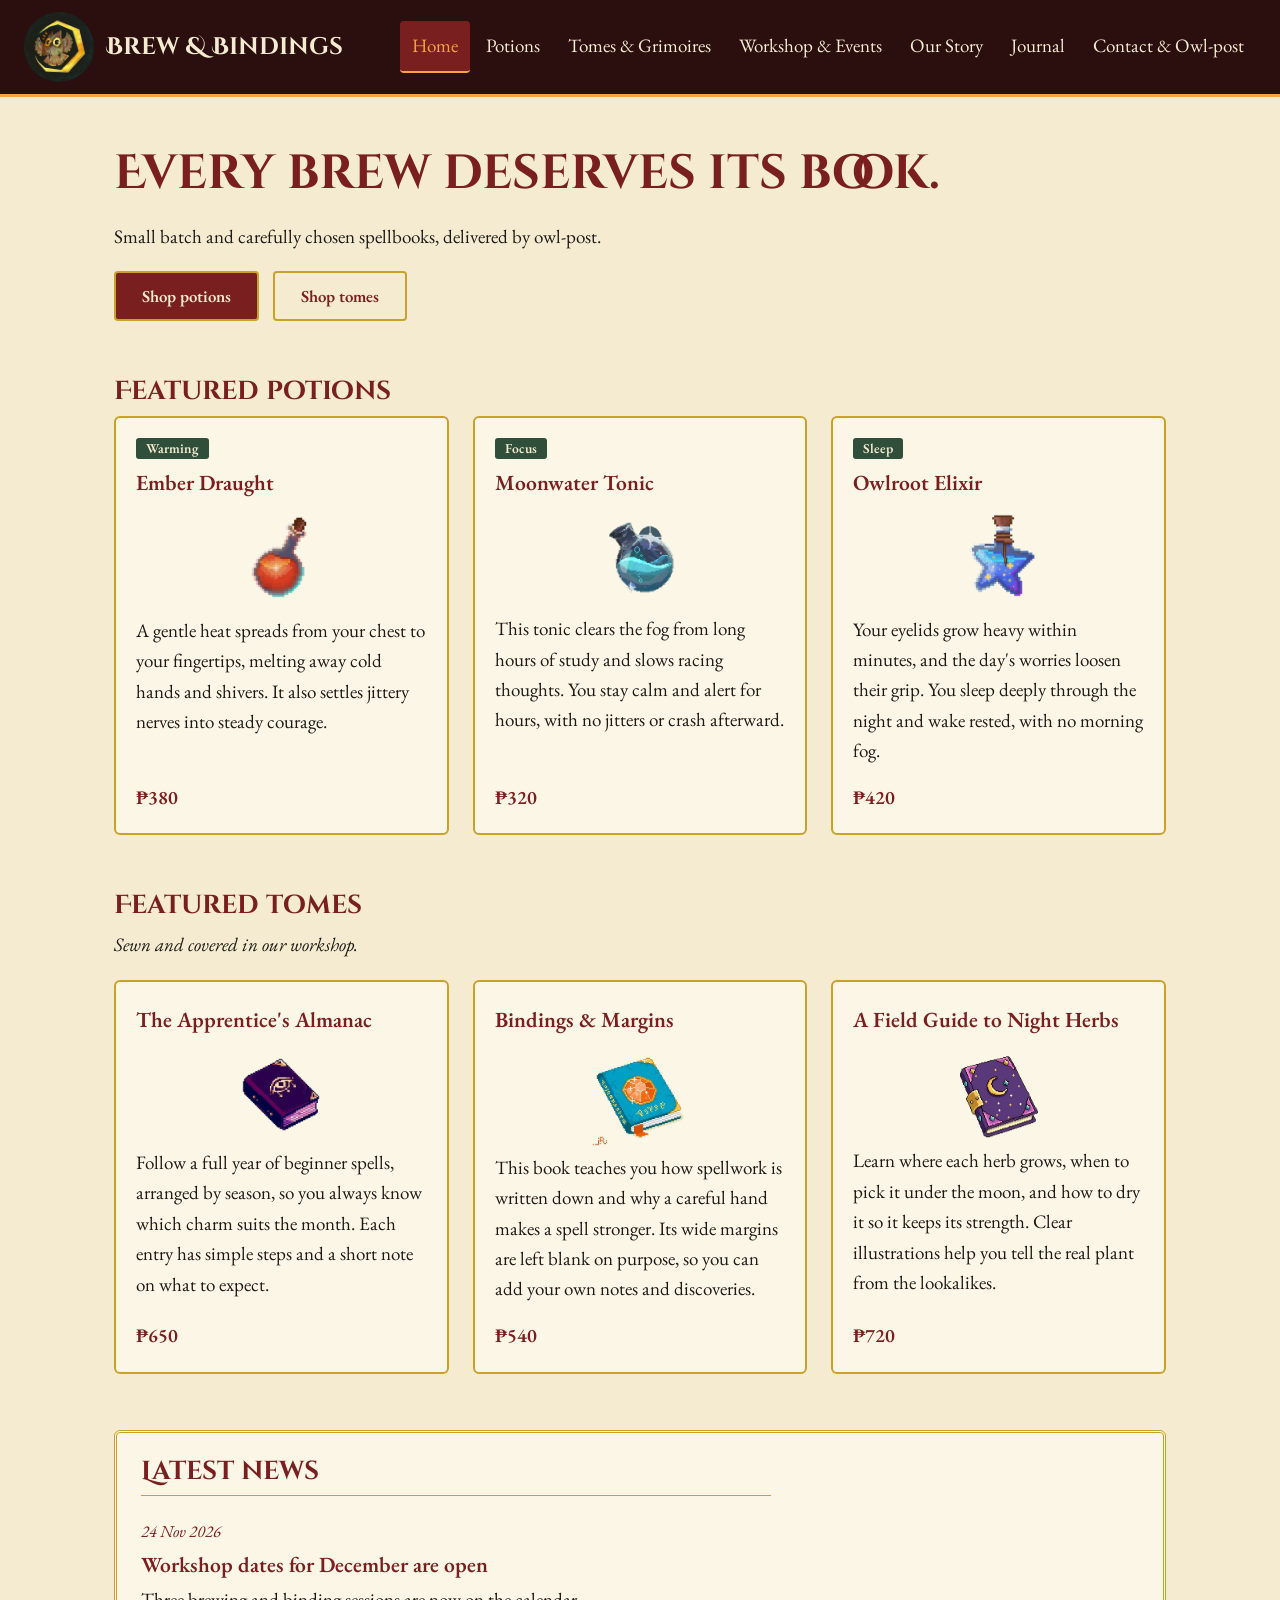
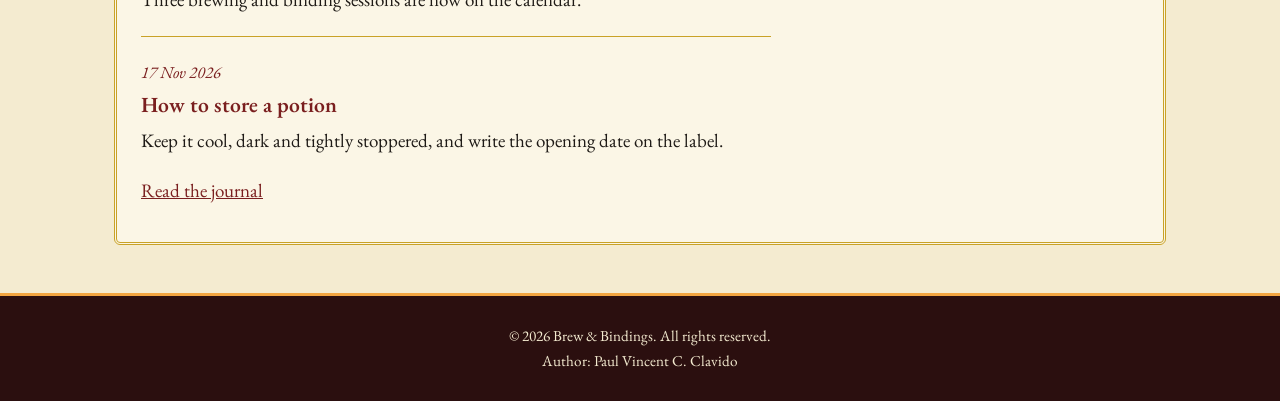
<file: index.html>
<!DOCTYPE html>
<html lang="en">
    <head>
        <meta charset="UTF-8">
        <meta name="viewport" content="width=device-width, initial-scale=1.0">
        <title>Brew &amp; Bindings</title>
        <link rel="stylesheet" href="css/style.css">
    </head>

    

    <body>
        <header class="site-header">
            <a href="index.html" class="brand">
                <img src="images/logo.jpg" alt="Brew &amp; Bindings logo" class="logo">
                <span class="brand-name">Brew &amp; Bindings</span>
            </a>
            <nav class="site-nav" aria-label="main">
                <a href="index.html" aria-current="page">Home</a>
                <a href="potions.html">Potions</a>
                <a href="tomes.html">Tomes &amp; Grimoires</a>
                <a href="workshop.html">Workshop &amp; Events</a>
                <a href="story.html">Our Story</a>
                <a href="journal.html">Journal</a>
                <a href="contact.html">Contact &amp; Owl-post</a>
            </nav>
        </header>

        
        <main>
            <h1>Every brew deserves its book.</h1>
            <p>Small batch and carefully chosen spellbooks, delivered by owl-post.</p>

            <div class="btn-row">
                <a class="btn" href="potions.html">Shop potions</a>
                <a class="btn alt" href="tomes.html">Shop tomes</a>
            </div>

            <section class="section">
                <h2>Featured potions</h2>
                <div class="grid">
                <article class="card">
                    <span class="tag">Warming</span>
                    <h3>Ember Draught</h3>
                    <img src="images/Ember Draught.png" alt="Ember Draught" height="100" width="100"  class="center-img">
                    <p>A gentle heat spreads from your chest to your fingertips, melting away cold hands and shivers. It also settles jittery nerves into steady courage.</p>
                    <span class="price">₱380</span>
                </article>
                <article class="card">
                    <span class="tag">Focus</span>
                    <h3>Moonwater Tonic</h3>
                    <img src="images/moonwater tonic.png" alt="moonwater tonic" height="100" width="100"  class="center-img">
                    <p>This tonic clears the fog from long hours of study and slows racing thoughts. You stay calm and alert for hours, with no jitters or crash afterward.</p>
                    <span class="price">₱320</span>
                </article>
                <article class="card">
                    <span class="tag">Sleep</span>
                    <h3>Owlroot Elixir</h3>
                    <img src="images/Owlroot Elixir.png" alt="Owlroot Elixir" height="100" width="100"  class="center-img">
                    <p>Your eyelids grow heavy within minutes, and the day's worries loosen their grip. You sleep deeply through the night and wake rested, with no morning fog.</p>
                    <span class="price">₱420</span>
                </article>
                </div>
            </section>

            <section class="section">
                <h2>Featured tomes</h2>
                <p class="sub">Sewn and covered in our workshop.</p>
                <div class="grid">
                <article class="card">
                    <h3>The Apprentice's Almanac</h3>
                    <img src="images/Apprentice almanac.png" alt="Apprentice Almanac" height="100" width="100"  class="center-img">
                    <p>Follow a full year of beginner spells, arranged by season, so you always know which charm suits the month. Each entry has simple steps and a short note on what to expect.</p>
                    <span class="price">₱650</span>
                </article>
                <article class="card">
                    <h3>Bindings & Margins</h3>
                    <img src="images/Bindings and margin.png" alt="Bindings & Margins" height="100" width="100"  class="center-img">
                    <p>This book teaches you how spellwork is written down and why a careful hand makes a spell stronger. Its wide margins are left blank on purpose, so you can add your own notes and discoveries.</p>
                    <span class="price">₱540</span>
                </article>
                <article class="card">
                    <h3>A Field Guide to Night Herbs</h3>
                    <img src="images/night herbs op2.png" alt="Night Herbs" height="100" width="100"  class="center-img">
                    <p>Learn where each herb grows, when to pick it under the moon, and how to dry it so it keeps its strength. Clear illustrations help you tell the real plant from the lookalikes.</p>
                    <span class="price">₱720</span>
                </article>
                </div>
            </section>

           <section class="section panel">
                <h2>Latest news</h2>
                <article class="post">
                    <small>24 Nov 2026</small>
                    <h3>Workshop dates for December are open</h3>
                    <p>Three brewing and binding sessions are now on the calendar.</p>
                </article>
                <article class="post">
                    <small>17 Nov 2026</small>
                    <h3>How to store a potion</h3>
                    <p>Keep it cool, dark and tightly stoppered, and write the opening date on the label.</p>
                </article>
                <p><a href="journal.html">Read the journal</a></p>
            </section>
        </main>

        <footer class="site-footer">
            <p>&copy; 2026 Brew &amp; Bindings. All rights reserved.<br>
                Author: Paul Vincent C. Clavido
            </p>
        </footer>
    </body>
    
</html>
</file>
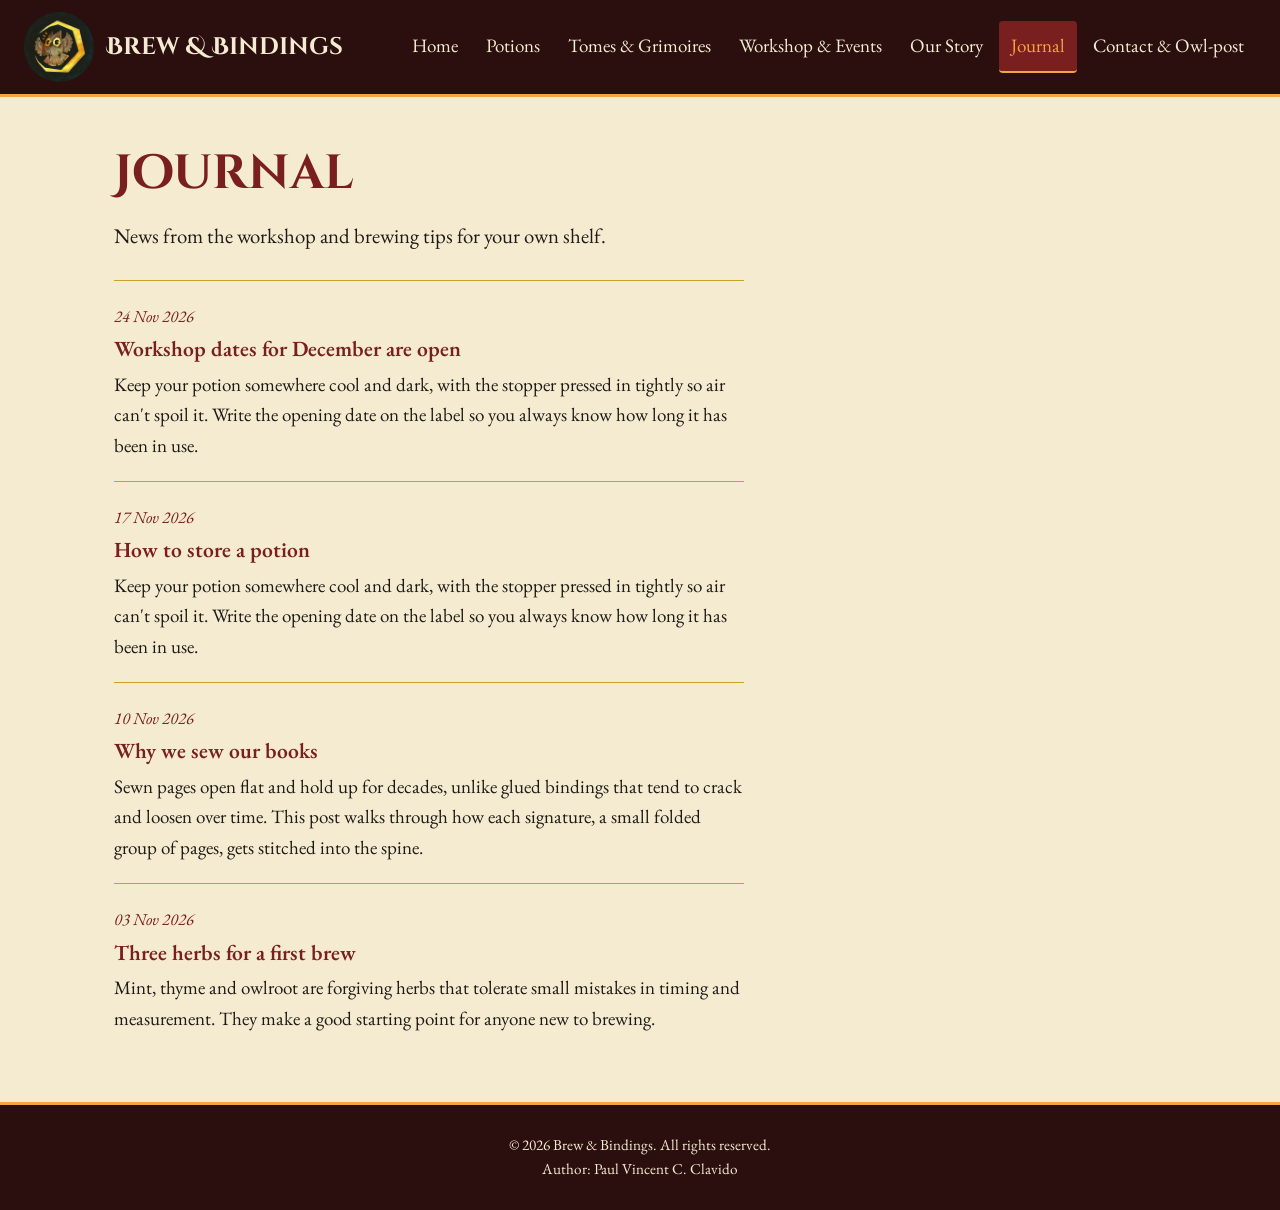
<file: journal.html>
<!DOCTYPE html>
<html lang="en">
    <head>
        <meta charset="UTF-8">
        <meta name="viewport" content="width=device-width, initial-scale=1.0">
        <title>Journal | Brew &amp; Bindings</title>
        <link rel="stylesheet" href="css/style.css">
    </head>

    <body>
        <header class="site-header">
            <a href="index.html" class="brand">
                <img src="images/logo.jpg" alt="Brew &amp; Bindings logo" class="logo">
                <span class="brand-name">Brew &amp; Bindings</span>
            </a>
            <nav class="site-nav" aria-label="main">
                <a href="index.html">Home</a>
                <a href="potions.html">Potions</a>
                <a href="tomes.html">Tomes &amp; Grimoires</a>
                <a href="workshop.html">Workshop &amp; Events</a>
                <a href="story.html">Our Story</a>
                <a href="journal.html" aria-current="page">Journal</a>
                <a href="contact.html">Contact &amp; Owl-post</a>
            </nav>
        </header>

        <main>
            <h1>Journal</h1>
            <p class="lead">News from the workshop and brewing tips for your own shelf.</p>
                <article class="post">
                    <small>24 Nov 2026</small>
                    <h3>Workshop dates for December are open</h3>
                    <p>Keep your potion somewhere cool and dark, with the stopper pressed in tightly so air can't spoil it. Write the opening date on the label so you always know how long it has been in use.</p>
                </article>
                <article class="post">
                    <small>17 Nov 2026</small>
                    <h3>How to store a potion</h3>
                    <p>Keep your potion somewhere cool and dark, with the stopper pressed in tightly so air can't spoil it. Write the opening date on the label so you always know how long it has been in use.</p>
                </article>
                <article class="post">
                    <small>10 Nov 2026</small>
                    <h3>Why we sew our books</h3>
                    <p>Sewn pages open flat and hold up for decades, unlike glued bindings that tend to crack and loosen over time. This post walks through how each signature, a small folded group of pages, gets stitched into the spine.</p>
                </article>
                <article class="post">
                    <small>03 Nov 2026</small>
                    <h3>Three herbs for a first brew</h3>
                    <p>Mint, thyme and owlroot are forgiving herbs that tolerate small mistakes in timing and measurement. They make a good starting point for anyone new to brewing.</p>
                </article>
        </main>

        <footer class="site-footer">
            <p>&copy; 2026 Brew &amp; Bindings. All rights reserved.<br>
                Author: Paul Vincent C. Clavido
            </p>
        </footer>
    </body>
</html>
</file>
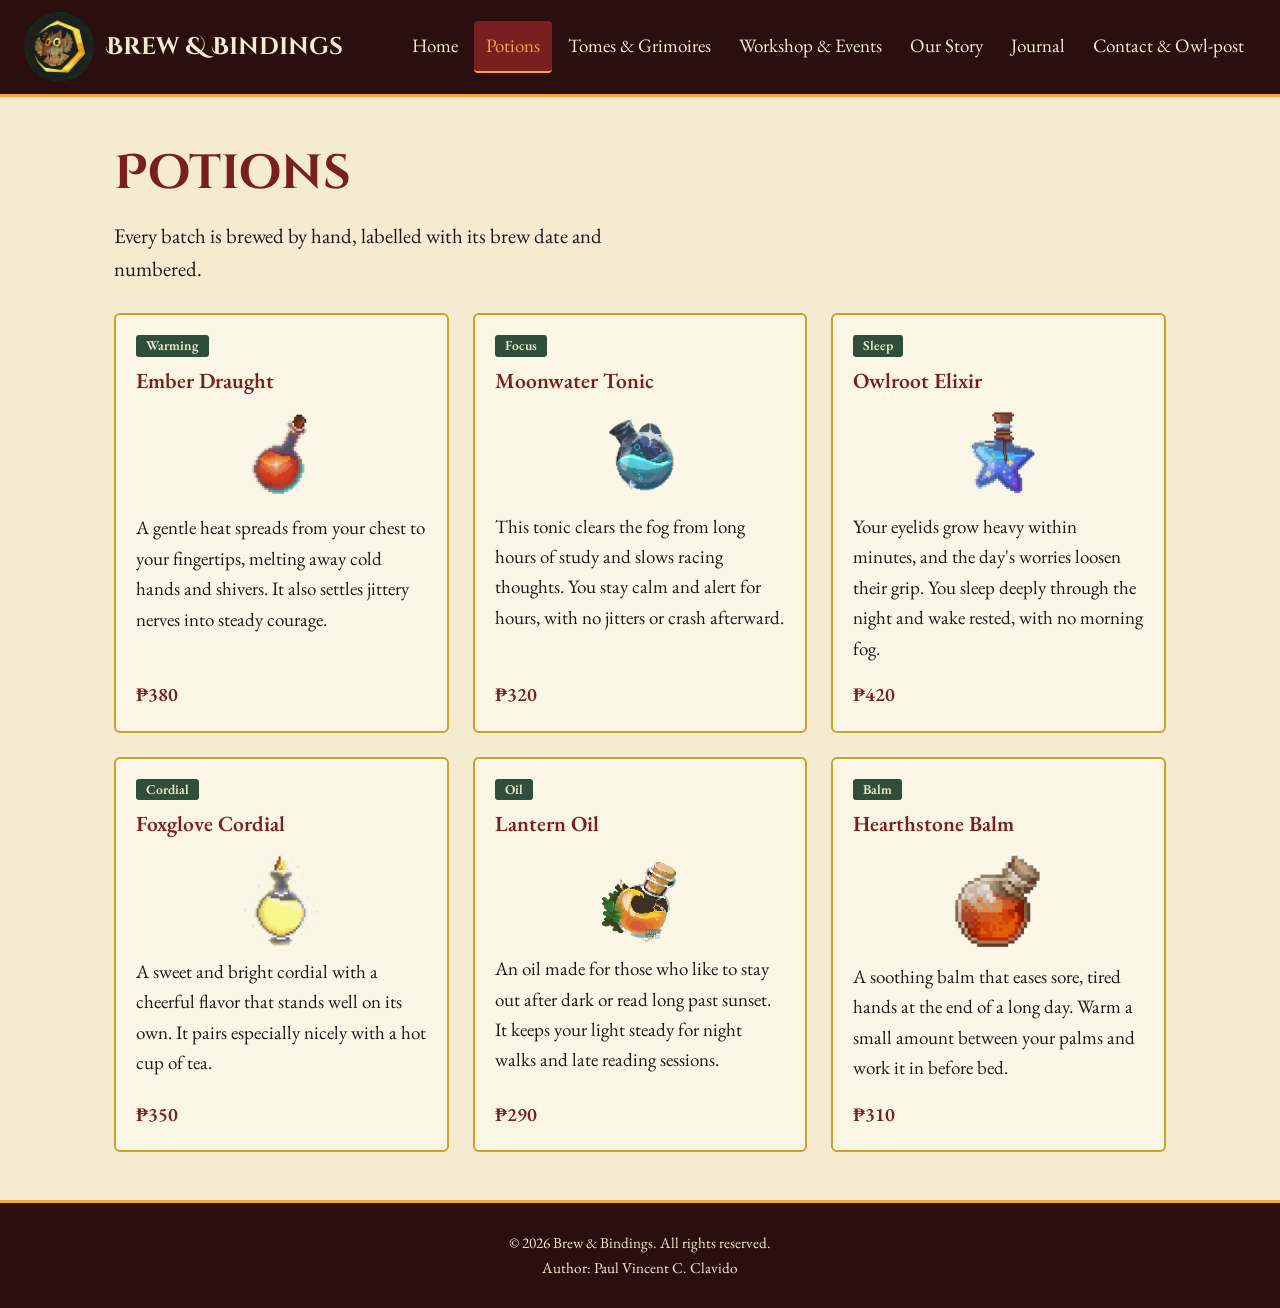
<file: potions.html>
<!DOCTYPE html>
<html lang="en">
    <head>
        <meta charset="UTF-8">
        <meta name="viewport" content="width=device-width, initial-scale=1.0">
        <title>Potions | Brew &amp; Bindings</title>
        <link rel="stylesheet" href="css/style.css">
    </head>

    <body>
        <header class="site-header">
            <a href="index.html" class="brand">
                <img src="images/logo.jpg" alt="Brew &amp; Bindings logo" class="logo">
                <span class="brand-name">Brew &amp; Bindings</span>
            </a>
            <nav class="site-nav" aria-label="main">
                <a href="index.html">Home</a>
                <a href="potions.html" aria-current="page">Potions</a>
                <a href="tomes.html">Tomes &amp; Grimoires</a>
                <a href="workshop.html">Workshop &amp; Events</a>
                <a href="story.html">Our Story</a>
                <a href="journal.html">Journal</a>
                <a href="contact.html">Contact &amp; Owl-post</a>
            </nav>
        </header>

        <main>
            <h1>Potions</h1>
            <p class="lead">Every batch is brewed by hand, labelled with its brew date and numbered.</p>
            <div class="grid">
                <article class="card">
                    <span class="tag">Warming</span>
                    <h3>Ember Draught</h3>
                    <img src="images/Ember Draught.png" alt="Ember Draught" height="100" width="100"  class="center-img">
                    <p>A gentle heat spreads from your chest to your fingertips, melting away cold hands and shivers. It also settles jittery nerves into steady courage.</p>
                    <span class="price">₱380</span>
                </article>
                <article class="card">
                    <span class="tag">Focus</span>
                    <h3>Moonwater Tonic</h3>
                    <img src="images/moonwater tonic.png" alt="moonwater tonic" height="100" width="100"  class="center-img">
                    <p>This tonic clears the fog from long hours of study and slows racing thoughts. You stay calm and alert for hours, with no jitters or crash afterward.</p>
                    <span class="price">₱320</span>
                </article>
                <article class="card">
                    <span class="tag">Sleep</span>
                    <h3>Owlroot Elixir</h3>
                    <img src="images/Owlroot Elixir.png" alt="Owlroot Elixir" height="100" width="100"  class="center-img">
                    <p>Your eyelids grow heavy within minutes, and the day's worries loosen their grip. You sleep deeply through the night and wake rested, with no morning fog.</p>
                    <span class="price">₱420</span>
                </article>
                <article class="card">
                    <span class="tag">Cordial</span>
                    <h3>Foxglove Cordial</h3>
                    <img src="images/foxglove cordial.png" alt="foxglove cordial" height="100" width="100"  class="center-img">
                    <p>A sweet and bright cordial with a cheerful flavor that stands well on its own. It pairs especially nicely with a hot cup of tea.</p>
                    <span class="price">₱350</span>
                </article>
                <article class="card">
                    <span class="tag">Oil</span>
                    <h3>Lantern Oil</h3>
                    <img src="images/Lantern oil.png" alt="Lantern oil" height="100" width="100"  class="center-img">
                    <p>An oil made for those who like to stay out after dark or read long past sunset. It keeps your light steady for night walks and late reading sessions.</p>
                    <span class="price">₱290</span>
                </article>
                <article class="card">
                    <span class="tag">Balm</span>
                    <h3>Hearthstone Balm</h3>
                    <img src="images/Hearthstone Balm.png" alt="Hearthstone Balm" height="100" width="100"  class="center-img">
                    <p>A soothing balm that eases sore, tired hands at the end of a long day. Warm a small amount between your palms and work it in before bed.</p>
                    <span class="price">₱310</span>
                </article>
                </div>
            </section>
                </div>
            </section>
        </main>

        <footer class="site-footer">
            <p>&copy; 2026 Brew &amp; Bindings. All rights reserved.<br>
                Author: Paul Vincent C. Clavido
            </p>
        </footer>
    </body>
</html>
</file>
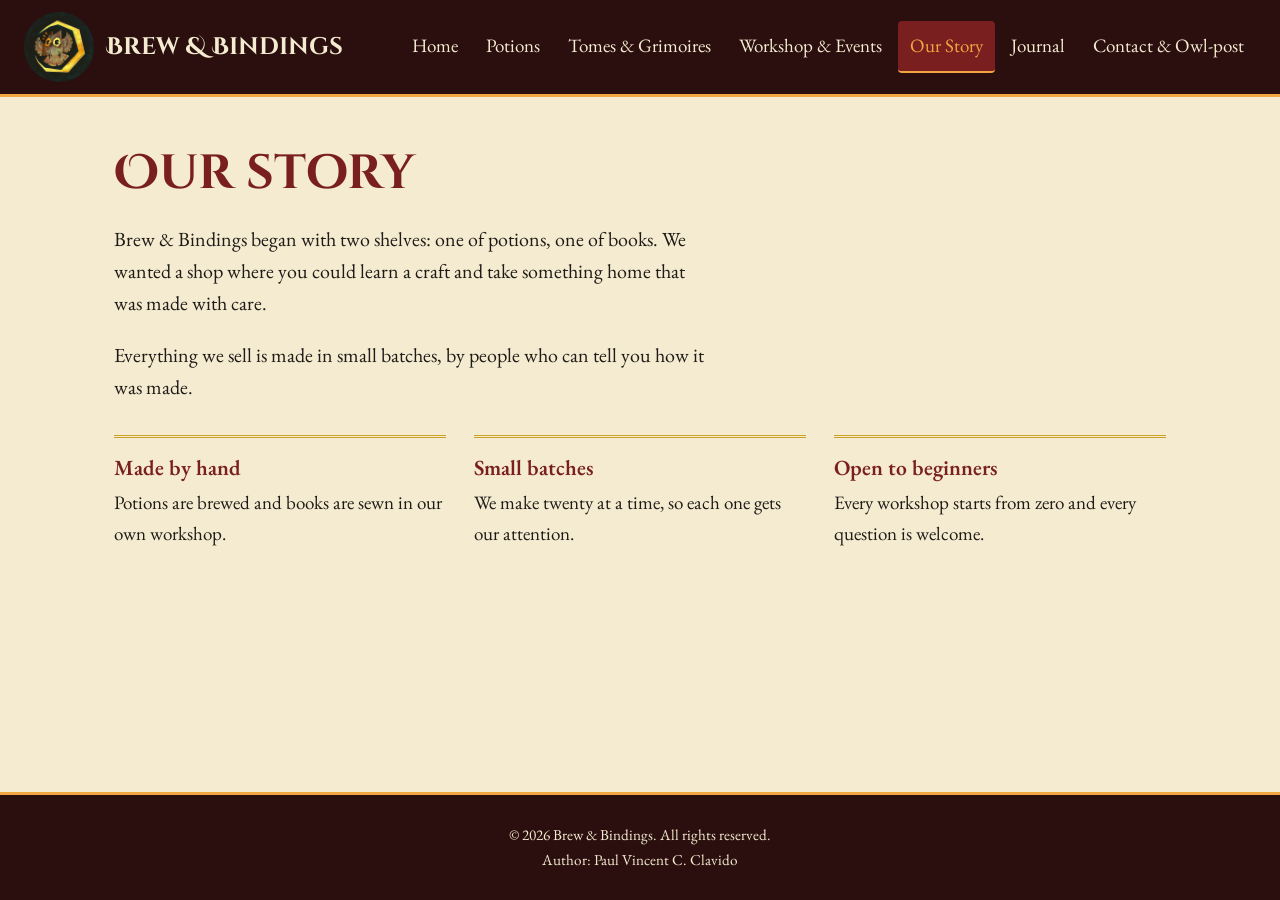
<file: story.html>
<!DOCTYPE html>
<html lang="en">
    <head>
        <meta charset="UTF-8">
        <meta name="viewport" content="width=device-width, initial-scale=1.0">
        <title>Our Story | Brew &amp; Bindings</title>
        <link rel="stylesheet" href="css/style.css">
    </head>

    <body>
        <header class="site-header">
            <a href="index.html" class="brand">
                <img src="images/logo.jpg" alt="Brew &amp; Bindings logo" class="logo">
                <span class="brand-name">Brew &amp; Bindings</span>
            </a>
            <nav class="site-nav" aria-label="main">
                <a href="index.html">Home</a>
                <a href="potions.html">Potions</a>
                <a href="tomes.html">Tomes &amp; Grimoires</a>
                <a href="workshop.html">Workshop &amp; Events</a>
                <a href="story.html" aria-current="page">Our Story</a>
                <a href="journal.html">Journal</a>
                <a href="contact.html">Contact &amp; Owl-post</a>
            </nav>
        </header>

        <main>
            <h1>Our story</h1>
            <p class="story-text">Brew &amp; Bindings began with two shelves: one of potions, one of books. We wanted a shop where you could learn a craft and take something home that was made with care.</p>
            <p class="story-text">Everything we sell is made in small batches, by people who can tell you how it was made.</p>
            <div class="values">
                <div><h3>Made by hand</h3><p>Potions are brewed and books are sewn in our own workshop.</p></div>
                <div><h3>Small batches</h3><p>We make twenty at a time, so each one gets our attention.</p></div>
                <div><h3>Open to beginners</h3><p>Every workshop starts from zero and every question is welcome.</p></div>
            </div>
        </main>

        <footer class="site-footer">
            <p>&copy; 2026 Brew &amp; Bindings. All rights reserved.<br>
                Author: Paul Vincent C. Clavido</p>
        </footer>
    </body>
</html>
</file>
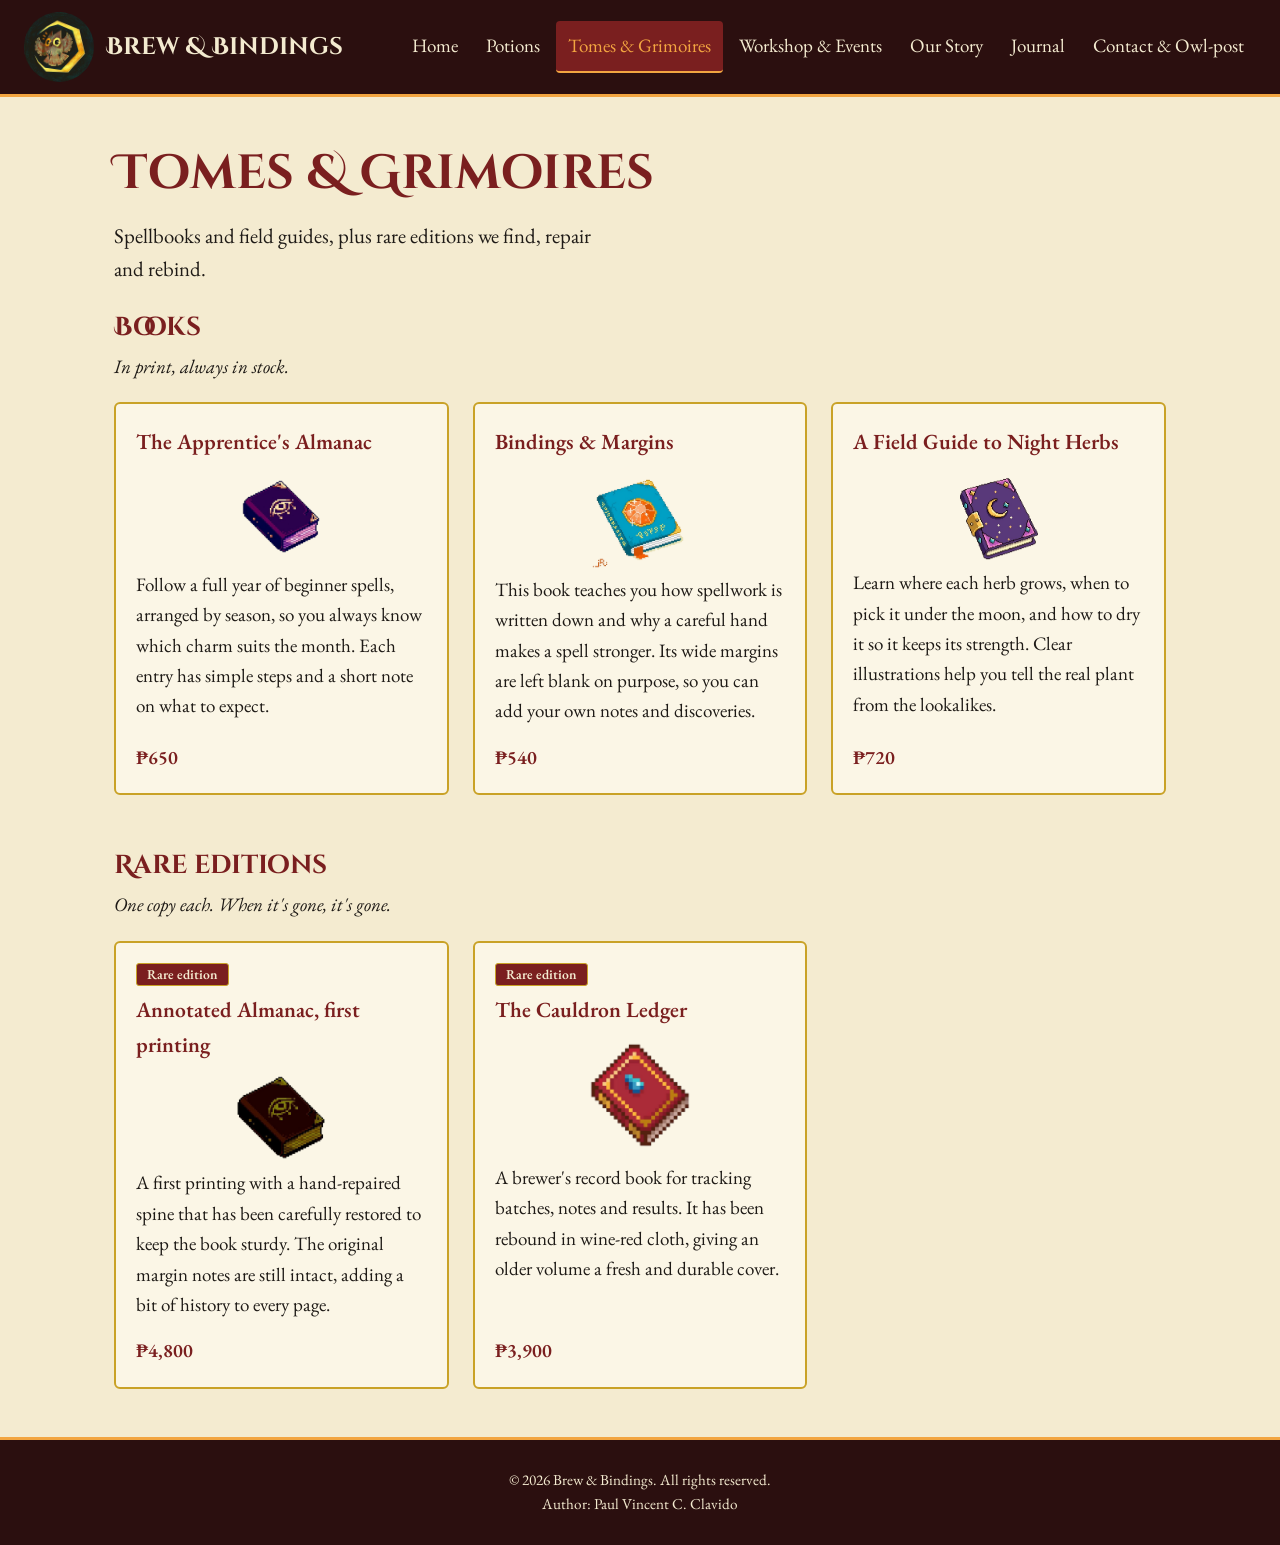
<file: tomes.html>
<!DOCTYPE html>
<html lang="en">
    <head>
        <meta charset="UTF-8">
        <meta name="viewport" content="width=device-width, initial-scale=1.0">
        <title>Tomes &amp; Grimoires | Brew &amp; Bindings</title>
        <link rel="stylesheet" href="css/style.css">
    </head>

    <body>
        <header class="site-header">
            <a href="index.html" class="brand">
                <img src="images/logo.jpg" alt="Brew &amp; Bindings logo" class="logo">
                <span class="brand-name">Brew &amp; Bindings</span>
            </a>
            <nav class="site-nav" aria-label="main">
                <a href="index.html">Home</a>
                <a href="potions.html">Potions</a>
                <a href="tomes.html" aria-current="page">Tomes &amp; Grimoires</a>
                <a href="workshop.html">Workshop &amp; Events</a>
                <a href="story.html">Our Story</a>
                <a href="journal.html">Journal</a>
                <a href="contact.html">Contact &amp; Owl-post</a>
            </nav>
        </header>

        <main>
            <h1>Tomes &amp; Grimoires</h1>
            <p class="lead">Spellbooks and field guides, plus rare editions we find, repair and rebind.</p>

            <h2>Books</h2>
            <p class="sub">In print, always in stock.</p>
            <div class="grid">
                <article class="card">
                    <h3>The Apprentice's Almanac</h3>
                    <img src="images/Apprentice almanac.png" alt="Apprentice Almanac" height="100" width="100"  class="center-img">
                    <p>Follow a full year of beginner spells, arranged by season, so you always know which charm suits the month. Each entry has simple steps and a short note on what to expect.</p>
                    <span class="price">₱650</span>
                </article>
                <article class="card">
                    <h3>Bindings & Margins</h3>
                    <img src="images/Bindings and margin.png" alt="Bindings & Margins" height="100" width="100"  class="center-img">
                    <p>This book teaches you how spellwork is written down and why a careful hand makes a spell stronger. Its wide margins are left blank on purpose, so you can add your own notes and discoveries.</p>
                    <span class="price">₱540</span>
                </article>
                <article class="card">
                    <h3>A Field Guide to Night Herbs</h3>
                    <img src="images/night herbs op2.png" alt="Night Herbs" height="100" width="100"  class="center-img">
                    <p>Learn where each herb grows, when to pick it under the moon, and how to dry it so it keeps its strength. Clear illustrations help you tell the real plant from the lookalikes.</p>
                    <span class="price">₱720</span>
                </article>
            </div>

                <section class="section">
                <h2>Rare editions</h2>
                <p class="sub">One copy each. When it's gone, it's gone.</p>
                <div class="grid">
                    <article class="card">
                        <span class="tag rare">Rare edition</span>
                        <h3>Annotated Almanac, first printing</h3>
                        <img src="images/Annotated almanac.png" alt="Annotated almanac" height="100" width="100"  class="center-img">
                        <p>A first printing with a hand-repaired spine that has been carefully restored to keep the book sturdy. The original margin notes are still intact, adding a bit of history to every page.</p>
                        <span class="price">₱4,800</span>
                    </article>
                    <article class="card">
                        <span class="tag rare">Rare edition</span>
                        <h3>The Cauldron Ledger</h3>
                        <img src="images/Cauldron Ledger.png" alt="Cauldron Ledger" height="120" width="120"  class="center-img">
                        <p>A brewer's record book for tracking batches, notes and results. It has been rebound in wine-red cloth, giving an older volume a fresh and durable cover.</p>
                        <span class="price">₱3,900</span>
                    </article>
                </div>
            </section>
        </main>

        <footer class="site-footer">
            <p>&copy; 2026 Brew &amp; Bindings. All rights reserved.<br>
                Author: Paul Vincent C. Clavido
            </p>
        </footer>
    </body>
</html>
</file>
<file: css/style.css>
@import url("https://fonts.googleapis.com/css2?family=Cinzel+Decorative:wght@700&family=EB+Garamond:ital,wght@0,400;0,500;0,600;1,500&display=swap");

:root {
    --night: #2B0F0F;
    --wine:  #7A1F1F;
    --ember: #C54B2C;
    --amber: #F2A541;
    --slate: #2D2D3A;
    --cream: #F4EBD0;
    --paper: #FBF6E6;
    --gold:  #C9A227;
    --green: #2F4F3A;
    --ink:   #1E1A16;
    --display: "Cinzel Decorative", Georgia, serif;
}

* {
    box-sizing:border-box
}

body {
    margin: 0;
    color: var(--ink);
    background: var(--cream);
    font-family: "EB Garamond", Georgia, serif;
    font-size: 19px;
    line-height: 1.6;
    min-height: 100vh;
    display: flex;
    flex-direction: column
}



a {
    
    color: var(--wine);
}

a:hover {
    color: var(--ember);
}


main {
    max-width: 1100px;
    margin: 0 auto;
    padding: 48px 24px;
    flex: 1;
    width: 100%;
}

h1, h2 {
    font-family: var(--display);
    color: var(--wine);
    line-height: 1.2;
}

h1 {
    font-size: clamp(30.4px, 5vw, 48px);
    margin: 0 0 16px;
}

h2 {
    font-size: 25.6px;
    margin: 0 0 8px;
}

h3 {
    font-size: 21.6px;
    font-weight: 600;
    color: var(--wine);
    margin: 0 0 4px;
}

.lead {
    max-width: 50ch;
    font-size: 20.8px;
    margin: 0 0 28px;
}

.sub {
    margin: 0 0 20px;
    font-style: italic;
}

.site-header {
    position: sticky;
    top: 0;
    z-index: 100;
    display: flex;
    flex-wrap: wrap;
    align-items: center;
    justify-content: space-between;
    gap: 8px 24px;
    padding: 12px 24px;
    background: var(--night);
    border-bottom: 3px solid var(--amber);
}

.site-nav a {
    padding: 10px 12px;
    border-radius: 4px;
    color: var(--cream);
    text-decoration: none;
    border-bottom: 2px solid transparent;
    transition: background .2s, color .2s;
}



.site-nav a:hover {
    color: var(--amber);
}


.site-nav a[aria-current="page"] {
    background: var(--wine);
    color: var(--amber);
    border-bottom-color: var(--amber);
}


a:focus-visible,
.btn:focus-visible {
    outline: 3px solid var(--amber);
    outline-offset: 2px;
}



.brand {
    display: flex;
    align-items: center;
    gap: 12px;
    font-family: "Cinzel Decorative", Georgia, serif;
    font-size: 24px;
    font-weight: 700;
    color: var(--cream);
    text-decoration: none;
}

.brand:hover {
    color: var(--amber);
}

.logo {
    width: 70px;
    height: 70px;
    border-radius: 50%;
    object-fit: cover;
}

.site-nav {
    display: flex;
    flex-wrap: wrap;
    gap: 4px;
}

.site-nav a{
    padding: 10px 12px;
    border-radius: 4px;
    color: var(--cream);
    text-decoration: none;
    border-bottom: 2px solid transparent;
}

.site-nav a:hover {
    color: var(--amber);
}

.btn {
    display: inline-block;
    padding: 12px 26px;
    border: 2px solid var(--gold);
    border-radius: 4px;
    background: var(--wine);
    color: var(--cream);
    font: 600 16.8px "EB Garamond", Georgia, serif;
    text-decoration: none;
    cursor: pointer;
    transition: background .2s, box-shadow .2s;
}

.btn:hover {
    background: var(--ember);
    color: var(--cream);
    box-shadow: 0 0 18px rgba(201, 162, 39, .6);
}

.btn.alt {
    background: transparent;
    color: var(--wine);
}

.btn.alt:hover {
    background: var(--paper);
    color: var(--wine);
}

.btn-row {
    display: flex;
    flex-wrap: wrap;
    gap: 14px;
}

.section {
    margin-top: 56px;
}

.grid {
    display: grid;
    grid-template-columns: repeat(auto-fill, minmax(280px, 1fr));
    gap: 24px;
}

.card {
    background: var(--paper);
    border: 2px solid var(--gold);
    border-radius: 6px;
    padding: 20px;
    display: flex;
    flex-direction: column;
    gap: 6px;
    transition: box-shadow .25s;
}

.card:hover {
    box-shadow: 0 0 20px rgba(201, 162, 39, .55);
}

.card p {
    margin: 0;
}

.card .price {
    margin-top: auto;
    padding-top: 10px;
    font-weight: 600;
    font-size: 19.2px;
    color: var(--wine);
}

.tag {
    align-self: flex-start;
    padding: 0 10px;
    border-radius: 3px;
    background: var(--green);
    color: var(--cream);
    font-size: 13.6px;
    font-weight: 600;
}

.tag.rare {
    background: var(--wine);
    border: 1px solid var(--gold);
}

.panel {
    background: var(--paper);
    border: 3px double var(--gold);
    border-radius: 6px;
    padding: 24px;
}

.panel p {
    margin: 0 0 12px;
}

.panel:target {
    box-shadow: 0 0 24px rgba(201, 162, 39, .7);
}

.two-col {
    display: grid;
    grid-template-columns: 1fr 1fr;
    gap: 40px;
    align-items: start;
}

.post {
    max-width: 70ch;
    padding: 20px 0;
    border-top: 1px solid var(--gold);
}

.post small {
    font-style: italic;
    color: var(--wine);
    font-size: 16.8px;
}

.post p {
    margin: 4px 0 0;
}

.values {
    display: grid;
    grid-template-columns: repeat(3, 1fr);
    gap: 28px;
    margin-top: 32px;
}

.values div {
    border-top: 3px double var(--gold);
    padding-top: 12px;
}

.values p {
    margin: 0;
}

.story-text {
    max-width: 60ch;
    font-size: 20px;
}

.center-img {
    display: block;
    margin: 0 auto;
    max-width: 100%; /* Prevents overflow on small screens */
    height: auto;
  }

.site-footer {
    padding: 28px 24px;
    background: var(--night);
    border-top: 3px solid var(--amber);
    color: var(--cream);
    text-align: center;
    font-size: 15.2px;
}

.site-footer p {
    margin: 0;
}
</file>
